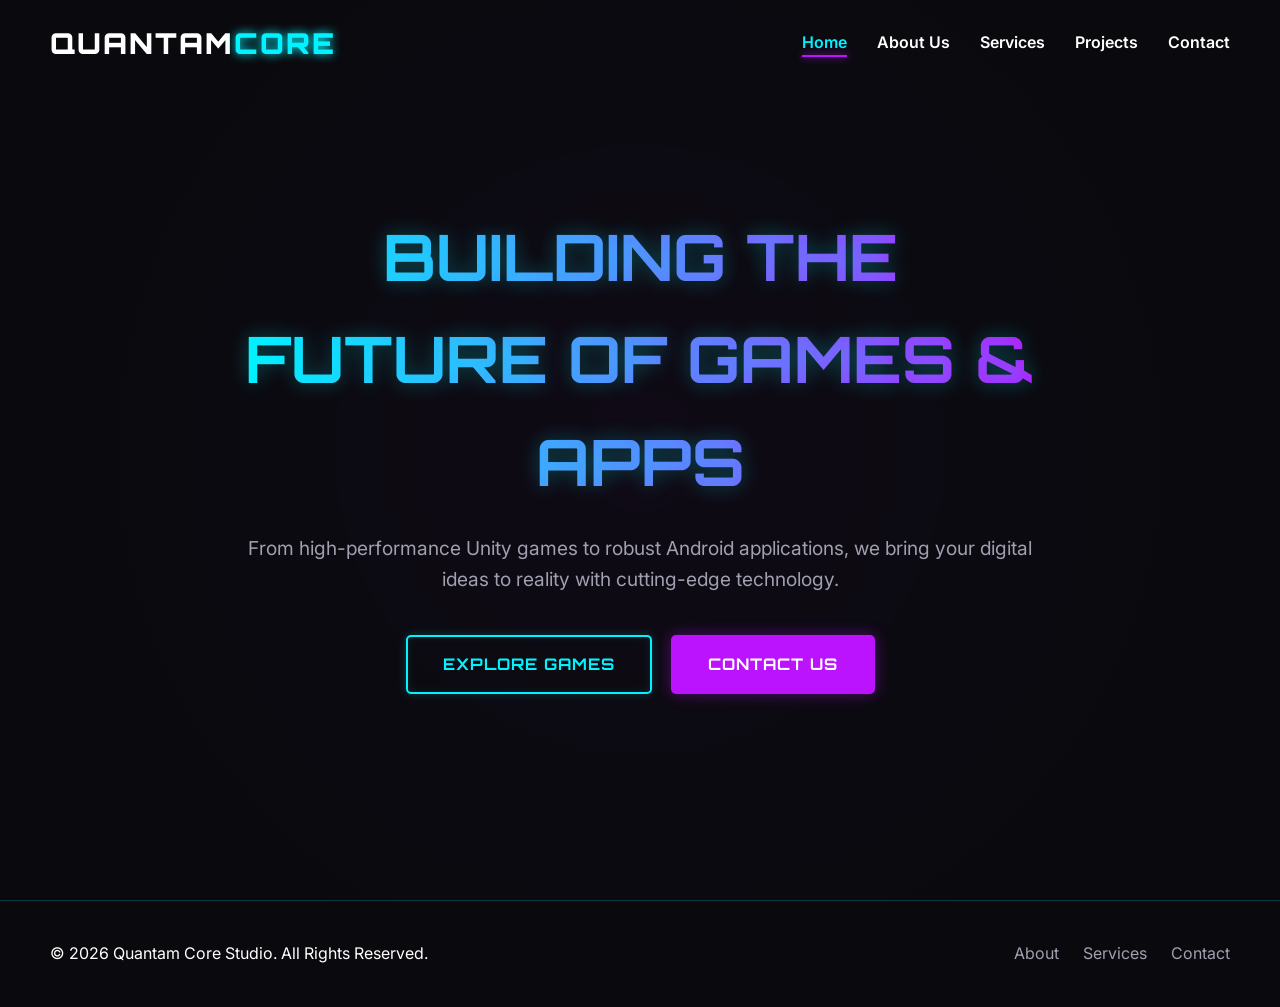
<file: index.html>
<!DOCTYPE html>
<html lang="en">
<head>
    <meta charset="UTF-8">
    <meta name="viewport" content="width=device-width, initial-scale=1.0">
    <title>Quantam Core Studio | Building the Future of Games & Apps</title>
    <meta name="description" content="Quantam Core Studio is a game and mobile app development company based in Bongaon, India. We build high-quality games and applications.">
    <link rel="stylesheet" href="css/style.css">
</head>
<body>
    <!-- Loading Animation -->
    <div id="loader">
        <div class="spinner"></div>
    </div>

    <!-- Header / Navbar -->
    <header>
        <a href="index.html" class="logo">Quantam<span>Core</span></a>
        <div class="hamburger">☰</div>
        <nav>
            <ul>
                <li><a href="index.html" class="active">Home</a></li>
                <li><a href="about.html">About Us</a></li>
                <li><a href="services.html">Services</a></li>
                <li><a href="projects.html">Projects</a></li>
                <li><a href="contact.html">Contact</a></li>
            </ul>
        </nav>
    </header>

    <!-- Hero Section -->
    <section class="hero">
        <div class="hero-content">
            <h1>Building the Future of Games & Apps</h1>
            <p>From high-performance Unity games to robust Android applications, we bring your digital ideas to reality with cutting-edge technology.</p>
            <div class="hero-btns">
                <a href="projects.html" class="btn btn-primary">Explore Games</a>
                <a href="contact.html" class="btn btn-secondary">Contact Us</a>
            </div>
        </div>
    </section>

    <!-- Footer -->
    <footer>
        <div class="footer-copy">
            &copy; 2026 Quantam Core Studio. All Rights Reserved.
        </div>
        <div class="footer-links">
            <a href="about.html">About</a>
            <a href="services.html">Services</a>
            <a href="contact.html">Contact</a>
        </div>
    </footer>

    <script src="js/script.js"></script>
</body>
</html>
</file>
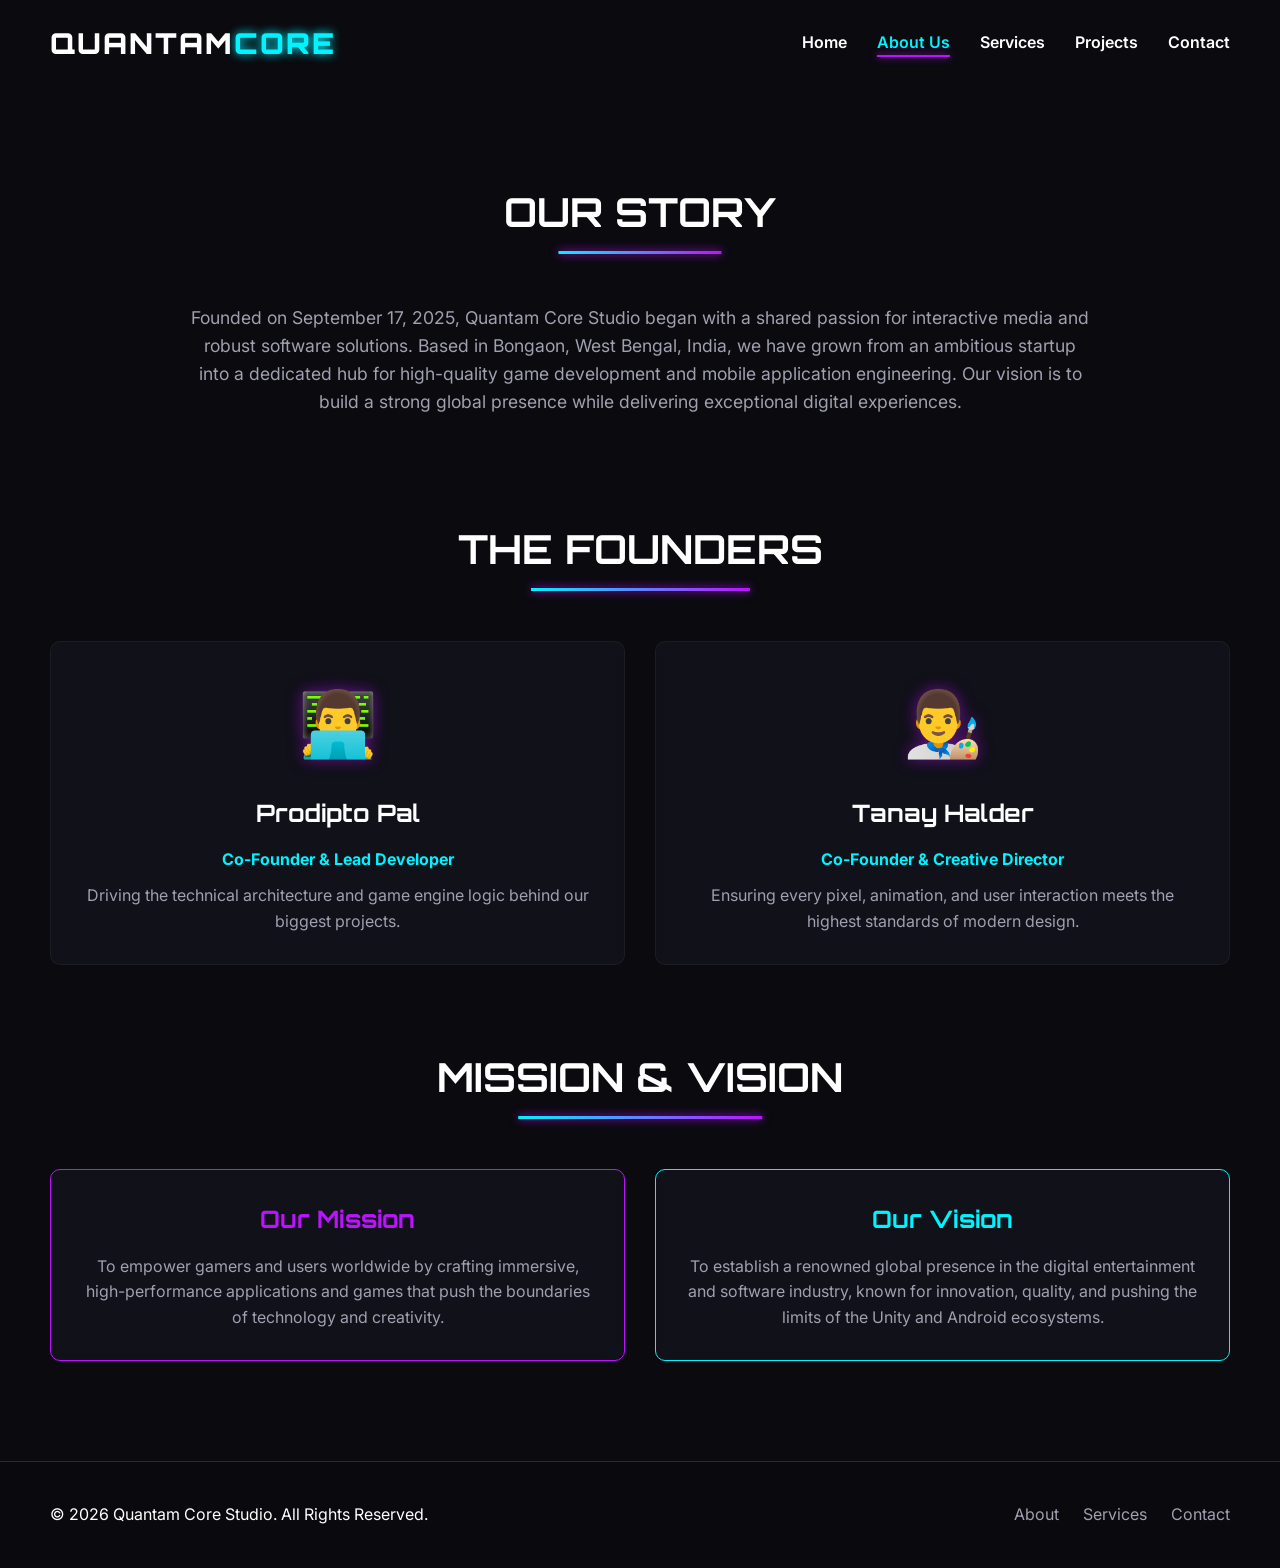
<file: about.html>
<!DOCTYPE html>
<html lang="en">
<head>
    <meta charset="UTF-8">
    <meta name="viewport" content="width=device-width, initial-scale=1.0">
    <title>About Us | Quantam Core Studio</title>
    <meta name="description" content="Learn more about the founders, mission, and vision of Quantam Core Studio.">
    <link rel="stylesheet" href="css/style.css">
</head>
<body>
    <div id="loader"><div class="spinner"></div></div>

    <header>
        <a href="index.html" class="logo">Quantam<span>Core</span></a>
        <div class="hamburger">☰</div>
        <nav>
            <ul>
                <li><a href="index.html">Home</a></li>
                <li><a href="about.html" class="active">About Us</a></li>
                <li><a href="services.html">Services</a></li>
                <li><a href="projects.html">Projects</a></li>
                <li><a href="contact.html">Contact</a></li>
            </ul>
        </nav>
    </header>

    <section style="margin-top: 80px;">
        <h2 class="section-title">Our Story</h2>
        <div style="max-width: 900px; margin: 0 auto; text-align: center;">
            <p style="font-size: 1.1rem; color: var(--text-muted); margin-bottom: 40px;">
                Founded on September 17, 2025, Quantam Core Studio began with a shared passion for interactive media and robust software solutions. Based in Bongaon, West Bengal, India, we have grown from an ambitious startup into a dedicated hub for high-quality game development and mobile application engineering. Our vision is to build a strong global presence while delivering exceptional digital experiences.
            </p>
        </div>

        <h2 class="section-title" style="margin-top: 60px;">The Founders</h2>
        <div class="grid">
            <div class="card">
                <div class="card-icon" style="font-size: 4rem;">👨‍💻</div>
                <h3>Prodipto Pal</h3>
                <p style="color: var(--neon-cyan); font-weight: bold; margin-bottom: 10px;">Co-Founder & Lead Developer</p>
                <p>Driving the technical architecture and game engine logic behind our biggest projects.</p>
            </div>
            <div class="card">
                <div class="card-icon" style="font-size: 4rem;">👨‍🎨</div>
                <h3>Tanay Halder</h3>
                <p style="color: var(--neon-cyan); font-weight: bold; margin-bottom: 10px;">Co-Founder & Creative Director</p>
                <p>Ensuring every pixel, animation, and user interaction meets the highest standards of modern design.</p>
            </div>
        </div>

        <h2 class="section-title" style="margin-top: 80px;">Mission & Vision</h2>
        <div class="grid">
            <div class="card" style="border-color: var(--neon-purple);">
                <h3 style="color: var(--neon-purple);">Our Mission</h3>
                <p>To empower gamers and users worldwide by crafting immersive, high-performance applications and games that push the boundaries of technology and creativity.</p>
            </div>
            <div class="card" style="border-color: var(--neon-cyan);">
                <h3 style="color: var(--neon-cyan);">Our Vision</h3>
                <p>To establish a renowned global presence in the digital entertainment and software industry, known for innovation, quality, and pushing the limits of the Unity and Android ecosystems.</p>
            </div>
        </div>
    </section>

    <footer>
        <div class="footer-copy">&copy; 2026 Quantam Core Studio. All Rights Reserved.</div>
        <div class="footer-links">
            <a href="about.html">About</a>
            <a href="services.html">Services</a>
            <a href="contact.html">Contact</a>
        </div>
    </footer>

    <script src="js/script.js"></script>
</body>
</html>
</file>
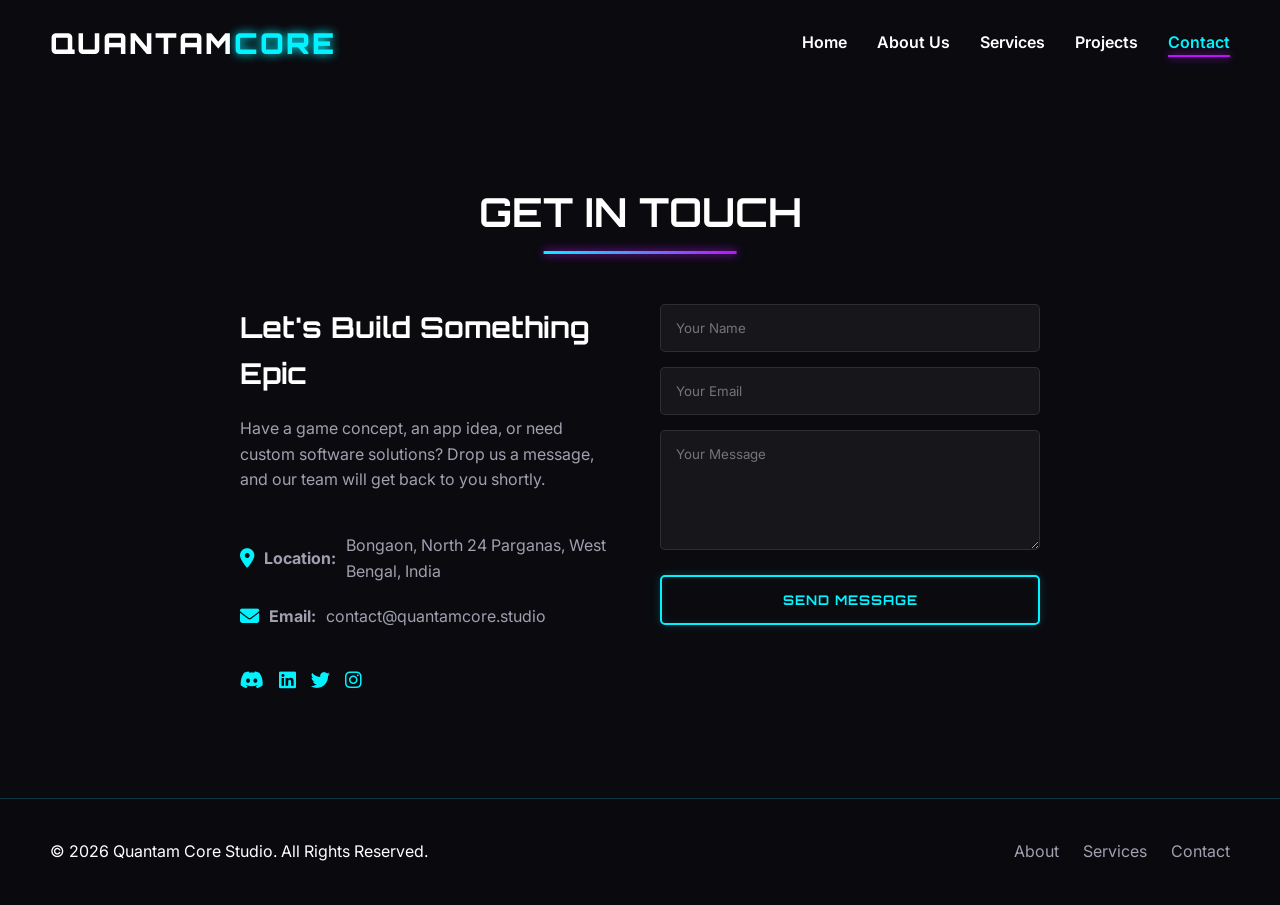
<file: contact.html>
<!DOCTYPE html>
<html lang="en">
<head>
    <meta charset="UTF-8">
    <meta name="viewport" content="width=device-width, initial-scale=1.0">
    <title>Contact Us | Quantam Core Studio</title>
    <meta name="description" content="Get in touch with Quantam Core Studio. We are located in Bongaon, West Bengal, India.">
    <link rel="stylesheet" href="css/style.css">
    <!-- FontAwesome for Icons -->
    <link rel="stylesheet" href="https://cdnjs.cloudflare.com/ajax/libs/font-awesome/6.4.0/css/all.min.css">
</head>
<body>
    <div id="loader"><div class="spinner"></div></div>

    <header>
        <a href="index.html" class="logo">Quantam<span>Core</span></a>
        <div class="hamburger">☰</div>
        <nav>
            <ul>
                <li><a href="index.html">Home</a></li>
                <li><a href="about.html">About Us</a></li>
                <li><a href="services.html">Services</a></li>
                <li><a href="projects.html">Projects</a></li>
                <li><a href="contact.html" class="active">Contact</a></li>
            </ul>
        </nav>
    </header>

    <section style="margin-top: 80px;">
        <h2 class="section-title">Get In Touch</h2>
        <div class="contact-container">
            <div class="contact-info">
                <h3 style="font-family: var(--font-heading); font-size: 1.8rem; margin-bottom: 20px;">Let's Build Something Epic</h3>
                <p>Have a game concept, an app idea, or need custom software solutions? Drop us a message, and our team will get back to you shortly.</p>
                
                <div style="margin-top: 40px;">
                    <p><i class="fa-solid fa-location-dot"></i> <strong>Location:</strong> Bongaon, North 24 Parganas, West Bengal, India</p>
                    <p><i class="fa-solid fa-envelope"></i> <strong>Email:</strong> contact@quantamcore.studio</p>
                </div>

                <div style="margin-top: 30px; display: flex; gap: 15px;">
                    <a href="#" style="color: var(--neon-cyan); font-size: 1.5rem; transition: transform 0.3s;"><i class="fa-brands fa-discord"></i></a>
                    <a href="#" style="color: var(--neon-cyan); font-size: 1.5rem; transition: transform 0.3s;"><i class="fa-brands fa-linkedin"></i></a>
                    <a href="#" style="color: var(--neon-cyan); font-size: 1.5rem; transition: transform 0.3s;"><i class="fa-brands fa-twitter"></i></a>
                    <a href="#" style="color: var(--neon-cyan); font-size: 1.5rem; transition: transform 0.3s;"><i class="fa-brands fa-instagram"></i></a>
                </div>
            </div>

            <form class="contact-form" action="#" method="POST" onsubmit="event.preventDefault(); alert('Thank you for reaching out! Your message has been sent.');">
                <input type="text" name="name" placeholder="Your Name" required>
                <input type="email" name="email" placeholder="Your Email" required>
                <textarea name="message" placeholder="Your Message" required></textarea>
                <button type="submit" class="btn btn-primary" style="width: 100%; border-radius: 5px; margin-top: 10px;">Send Message</button>
            </form>
        </div>
    </section>

    <footer>
        <div class="footer-copy">&copy; 2026 Quantam Core Studio. All Rights Reserved.</div>
        <div class="footer-links">
            <a href="about.html">About</a>
            <a href="services.html">Services</a>
            <a href="contact.html">Contact</a>
        </div>
    </footer>

    <script src="js/script.js"></script>
</body>
</html>
</file>
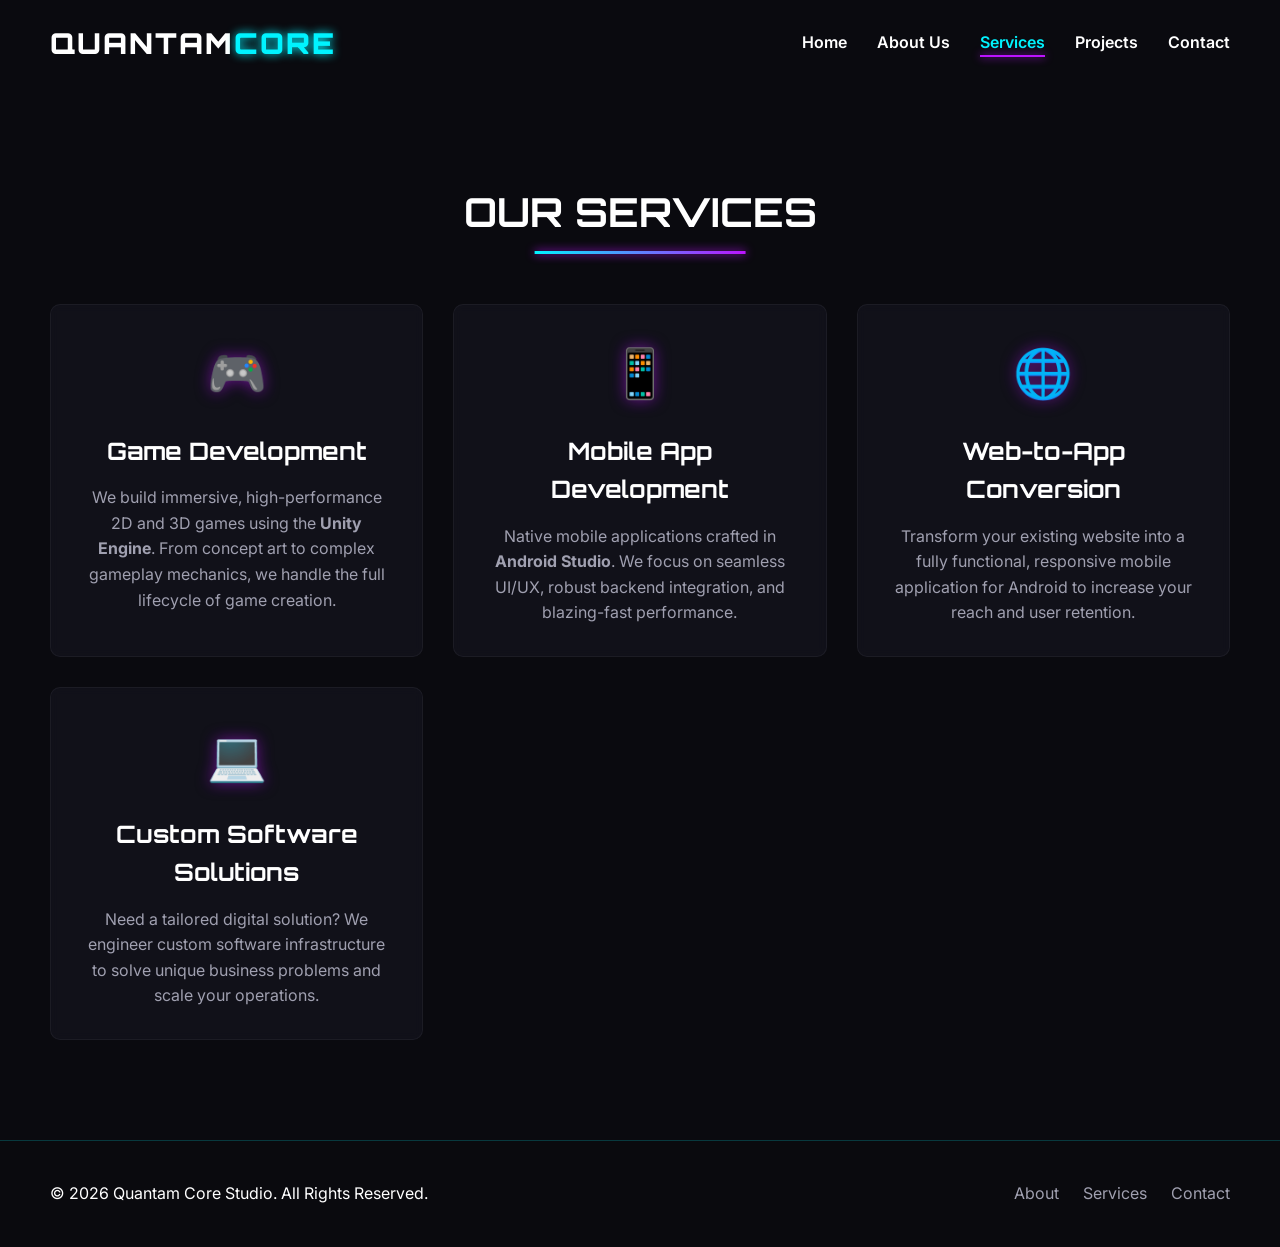
<file: services.html>
<!DOCTYPE html>
<html lang="en">
<head>
    <meta charset="UTF-8">
    <meta name="viewport" content="width=device-width, initial-scale=1.0">
    <title>Services | Quantam Core Studio</title>
    <meta name="description" content="Explore our services including Unity Game Development, Android App Development, Web-to-App Conversion, and Custom Software Solutions.">
    <link rel="stylesheet" href="css/style.css">
</head>
<body>
    <div id="loader"><div class="spinner"></div></div>

    <header>
        <a href="index.html" class="logo">Quantam<span>Core</span></a>
        <div class="hamburger">☰</div>
        <nav>
            <ul>
                <li><a href="index.html">Home</a></li>
                <li><a href="about.html">About Us</a></li>
                <li><a href="services.html" class="active">Services</a></li>
                <li><a href="projects.html">Projects</a></li>
                <li><a href="contact.html">Contact</a></li>
            </ul>
        </nav>
    </header>

    <section style="margin-top: 80px;">
        <h2 class="section-title">Our Services</h2>
        <div class="grid">
            <div class="card">
                <div class="card-icon">🎮</div>
                <h3>Game Development</h3>
                <p>We build immersive, high-performance 2D and 3D games using the <strong>Unity Engine</strong>. From concept art to complex gameplay mechanics, we handle the full lifecycle of game creation.</p>
            </div>
            <div class="card">
                <div class="card-icon">📱</div>
                <h3>Mobile App Development</h3>
                <p>Native mobile applications crafted in <strong>Android Studio</strong>. We focus on seamless UI/UX, robust backend integration, and blazing-fast performance.</p>
            </div>
            <div class="card">
                <div class="card-icon">🌐</div>
                <h3>Web-to-App Conversion</h3>
                <p>Transform your existing website into a fully functional, responsive mobile application for Android to increase your reach and user retention.</p>
            </div>
            <div class="card">
                <div class="card-icon">💻</div>
                <h3>Custom Software Solutions</h3>
                <p>Need a tailored digital solution? We engineer custom software infrastructure to solve unique business problems and scale your operations.</p>
            </div>
        </div>
    </section>

    <footer>
        <div class="footer-copy">&copy; 2026 Quantam Core Studio. All Rights Reserved.</div>
        <div class="footer-links">
            <a href="about.html">About</a>
            <a href="services.html">Services</a>
            <a href="contact.html">Contact</a>
        </div>
    </footer>

    <script src="js/script.js"></script>
</body>
</html>
</file>
<file: css/style.css>
@import url('https://fonts.googleapis.com/css2?family=Inter:wght@300;400;600&family=Orbitron:wght@500;700;900&display=swap');

:root {
    --bg-dark: #0a0a0f;
    --bg-card: rgba(20, 20, 30, 0.7);
    --text-main: #ffffff;
    --text-muted: #a0a0b0;
    --neon-cyan: #00f3ff;
    --neon-purple: #bc13fe;
    --font-heading: 'Orbitron', sans-serif;
    --font-body: 'Inter', sans-serif;
}

* {
    margin: 0;
    padding: 0;
    box-sizing: border-box;
}

body {
    font-family: var(--font-body);
    background-color: var(--bg-dark);
    color: var(--text-main);
    overflow-x: hidden;
    line-height: 1.6;
}

/* Scrollbar styling */
::-webkit-scrollbar {
    width: 8px;
}
::-webkit-scrollbar-track {
    background: var(--bg-dark);
}
::-webkit-scrollbar-thumb {
    background: var(--neon-purple);
    border-radius: 4px;
}

/* Loading Screen */
#loader {
    position: fixed;
    top: 0; left: 0; width: 100%; height: 100%;
    background: var(--bg-dark);
    display: flex;
    justify-content: center;
    align-items: center;
    z-index: 9999;
    transition: opacity 0.5s ease;
}
.spinner {
    width: 50px;
    height: 50px;
    border: 3px solid transparent;
    border-top-color: var(--neon-cyan);
    border-bottom-color: var(--neon-purple);
    border-radius: 50%;
    animation: spin 1s linear infinite;
}
@keyframes spin { 100% { transform: rotate(360deg); } }

/* Navbar */
header {
    position: fixed;
    width: 100%;
    top: 0;
    padding: 20px 50px;
    display: flex;
    justify-content: space-between;
    align-items: center;
    z-index: 1000;
    transition: all 0.3s ease;
    background: transparent;
}
header.scrolled {
    background: rgba(10, 10, 15, 0.95);
    backdrop-filter: blur(10px);
    padding: 15px 50px;
    border-bottom: 1px solid rgba(0, 243, 255, 0.2);
}
.logo {
    font-family: var(--font-heading);
    font-size: 1.8rem;
    font-weight: 900;
    color: var(--text-main);
    text-decoration: none;
    text-transform: uppercase;
    letter-spacing: 2px;
}
.logo span {
    color: var(--neon-cyan);
    text-shadow: 0 0 10px var(--neon-cyan);
}
nav ul {
    list-style: none;
    display: flex;
    gap: 30px;
}
nav a {
    text-decoration: none;
    color: var(--text-main);
    font-weight: 600;
    font-size: 1rem;
    position: relative;
    transition: color 0.3s;
}
nav a:hover, nav a.active {
    color: var(--neon-cyan);
}
nav a::after {
    content: '';
    position: absolute;
    bottom: -5px;
    left: 0;
    width: 0%;
    height: 2px;
    background: var(--neon-purple);
    transition: width 0.3s ease;
    box-shadow: 0 0 8px var(--neon-purple);
}
nav a:hover::after, nav a.active::after {
    width: 100%;
}

/* Mobile Menu */
.hamburger {
    display: none;
    cursor: pointer;
    font-size: 1.5rem;
}

/* Hero Section */
.hero {
    min-height: 100vh;
    display: flex;
    align-items: center;
    justify-content: center;
    position: relative;
    padding: 0 20px;
    text-align: center;
    background: radial-gradient(circle at center, rgba(188, 19, 254, 0.1) 0%, rgba(10, 10, 15, 1) 70%),
                url('https://images.unsplash.com/photo-1542751371-adc38448a05e?q=80&w=2070&auto=format&fit=crop') center/cover;
    background-blend-mode: overlay;
}
.hero::before {
    content: '';
    position: absolute;
    top: 0; left: 0; width: 100%; height: 100%;
    background: rgba(10, 10, 15, 0.7);
}
.hero-content {
    position: relative;
    z-index: 1;
    max-width: 800px;
    animation: fadeInUp 1s ease forwards;
}
.hero h1 {
    font-family: var(--font-heading);
    font-size: 4rem;
    margin-bottom: 20px;
    text-transform: uppercase;
    background: linear-gradient(to right, var(--neon-cyan), var(--neon-purple));
    -webkit-background-clip: text;
    -webkit-text-fill-color: transparent;
    text-shadow: 0 0 20px rgba(0, 243, 255, 0.3);
}
.hero p {
    font-size: 1.2rem;
    color: var(--text-muted);
    margin-bottom: 40px;
}
.btn {
    display: inline-block;
    padding: 15px 35px;
    font-family: var(--font-heading);
    font-weight: 700;
    text-transform: uppercase;
    text-decoration: none;
    border-radius: 5px;
    transition: all 0.3s ease;
    cursor: pointer;
    letter-spacing: 1px;
}
.btn-primary {
    background: transparent;
    color: var(--neon-cyan);
    border: 2px solid var(--neon-cyan);
    box-shadow: 0 0 10px rgba(0, 243, 255, 0.2), inset 0 0 10px rgba(0, 243, 255, 0.1);
}
.btn-primary:hover {
    background: var(--neon-cyan);
    color: var(--bg-dark);
    box-shadow: 0 0 20px var(--neon-cyan), inset 0 0 10px rgba(255,255,255,0.5);
}
.btn-secondary {
    background: var(--neon-purple);
    color: #fff;
    border: 2px solid var(--neon-purple);
    margin-left: 15px;
    box-shadow: 0 0 15px rgba(188, 19, 254, 0.4);
}
.btn-secondary:hover {
    background: transparent;
    color: var(--neon-purple);
}

/* Sections */
section {
    padding: 100px 50px;
}
.section-title {
    font-family: var(--font-heading);
    font-size: 2.5rem;
    text-align: center;
    margin-bottom: 60px;
    text-transform: uppercase;
    position: relative;
    display: inline-block;
    left: 50%;
    transform: translateX(-50%);
}
.section-title::after {
    content: '';
    position: absolute;
    bottom: -10px;
    left: 50%;
    transform: translateX(-50%);
    width: 60%;
    height: 3px;
    background: linear-gradient(to right, var(--neon-cyan), var(--neon-purple));
    box-shadow: 0 0 10px var(--neon-purple);
}

/* Grid Layouts */
.grid {
    display: grid;
    grid-template-columns: repeat(auto-fit, minmax(300px, 1fr));
    gap: 30px;
    max-width: 1200px;
    margin: 0 auto;
}

/* Cards */
.card {
    background: var(--bg-card);
    border: 1px solid rgba(255, 255, 255, 0.05);
    border-radius: 10px;
    padding: 30px;
    text-align: center;
    transition: transform 0.3s, box-shadow 0.3s, border-color 0.3s;
    position: relative;
    overflow: hidden;
    backdrop-filter: blur(5px);
}
.card:hover {
    transform: translateY(-10px);
    border-color: var(--neon-cyan);
    box-shadow: 0 10px 30px rgba(0, 243, 255, 0.15);
}
.card::before {
    content: '';
    position: absolute;
    top: 0; left: 0; width: 100%; height: 2px;
    background: linear-gradient(to right, var(--neon-cyan), var(--neon-purple));
    transform: scaleX(0);
    transition: transform 0.3s ease;
    transform-origin: left;
}
.card:hover::before {
    transform: scaleX(1);
}
.card-icon {
    font-size: 3rem;
    margin-bottom: 20px;
    color: var(--neon-purple);
    text-shadow: 0 0 15px rgba(188, 19, 254, 0.5);
}
.card h3 {
    font-family: var(--font-heading);
    font-size: 1.5rem;
    margin-bottom: 15px;
    color: #fff;
}
.card p {
    color: var(--text-muted);
}

/* Portfolio Cards */
.portfolio-card {
    background: var(--bg-card);
    border-radius: 10px;
    overflow: hidden;
    transition: transform 0.3s ease;
    border: 1px solid rgba(255,255,255,0.05);
}
.portfolio-card:hover {
    transform: translateY(-5px);
    box-shadow: 0 0 20px rgba(188, 19, 254, 0.3);
    border-color: var(--neon-purple);
}
.portfolio-img {
    width: 100%;
    height: 200px;
    object-fit: cover;
    border-bottom: 2px solid var(--neon-purple);
}
.portfolio-content {
    padding: 20px;
}
.portfolio-content h3 {
    font-family: var(--font-heading);
    font-size: 1.3rem;
    margin-bottom: 10px;
}
.platform-tag {
    display: inline-block;
    padding: 5px 10px;
    background: rgba(0, 243, 255, 0.1);
    color: var(--neon-cyan);
    border: 1px solid var(--neon-cyan);
    border-radius: 20px;
    font-size: 0.8rem;
    margin-top: 15px;
}

/* Contact Form */
.contact-container {
    max-width: 800px;
    margin: 0 auto;
    display: grid;
    grid-template-columns: 1fr 1fr;
    gap: 40px;
}
.contact-info p {
    margin-bottom: 20px;
    color: var(--text-muted);
    display: flex;
    align-items: center;
    gap: 10px;
}
.contact-info i {
    color: var(--neon-cyan);
    font-size: 1.2rem;
}
.contact-form {
    display: flex;
    flex-direction: column;
    gap: 15px;
}
.contact-form input, .contact-form textarea {
    width: 100%;
    padding: 15px;
    background: rgba(255, 255, 255, 0.05);
    border: 1px solid rgba(255, 255, 255, 0.1);
    border-radius: 5px;
    color: #fff;
    font-family: var(--font-body);
    transition: border-color 0.3s, box-shadow 0.3s;
}
.contact-form input:focus, .contact-form textarea:focus {
    outline: none;
    border-color: var(--neon-cyan);
    box-shadow: 0 0 10px rgba(0, 243, 255, 0.2);
}
.contact-form textarea {
    resize: vertical;
    min-height: 120px;
}

/* Footer */
footer {
    background: rgba(10, 10, 15, 0.9);
    padding: 40px 50px;
    border-top: 1px solid rgba(0, 243, 255, 0.2);
    display: flex;
    justify-content: space-between;
    align-items: center;
    flex-wrap: wrap;
    gap: 20px;
}
.footer-links a {
    color: var(--text-muted);
    text-decoration: none;
    margin-left: 20px;
    transition: color 0.3s;
}
.footer-links a:hover {
    color: var(--neon-purple);
}

/* Animations */
@keyframes fadeInUp {
    from { opacity: 0; transform: translateY(30px); }
    to { opacity: 1; transform: translateY(0); }
}

/* Responsive */
@media (max-width: 768px) {
    header { padding: 15px 20px; }
    .hamburger { display: block; }
    nav ul {
        position: absolute;
        top: 100%;
        left: 0;
        width: 100%;
        background: rgba(10, 10, 15, 0.95);
        backdrop-filter: blur(10px);
        flex-direction: column;
        text-align: center;
        padding: 20px 0;
        clip-path: polygon(0 0, 100% 0, 100% 0, 0 0);
        transition: clip-path 0.4s ease;
    }
    nav ul.show {
        clip-path: polygon(0 0, 100% 0, 100% 100%, 0 100%);
    }
    .hero h1 { font-size: 2.5rem; }
    .hero p { font-size: 1rem; }
    section { padding: 60px 20px; }
    .contact-container { grid-template-columns: 1fr; }
    footer { flex-direction: column; text-align: center; }
    .footer-links a { margin: 0 10px; }
}
</file>
